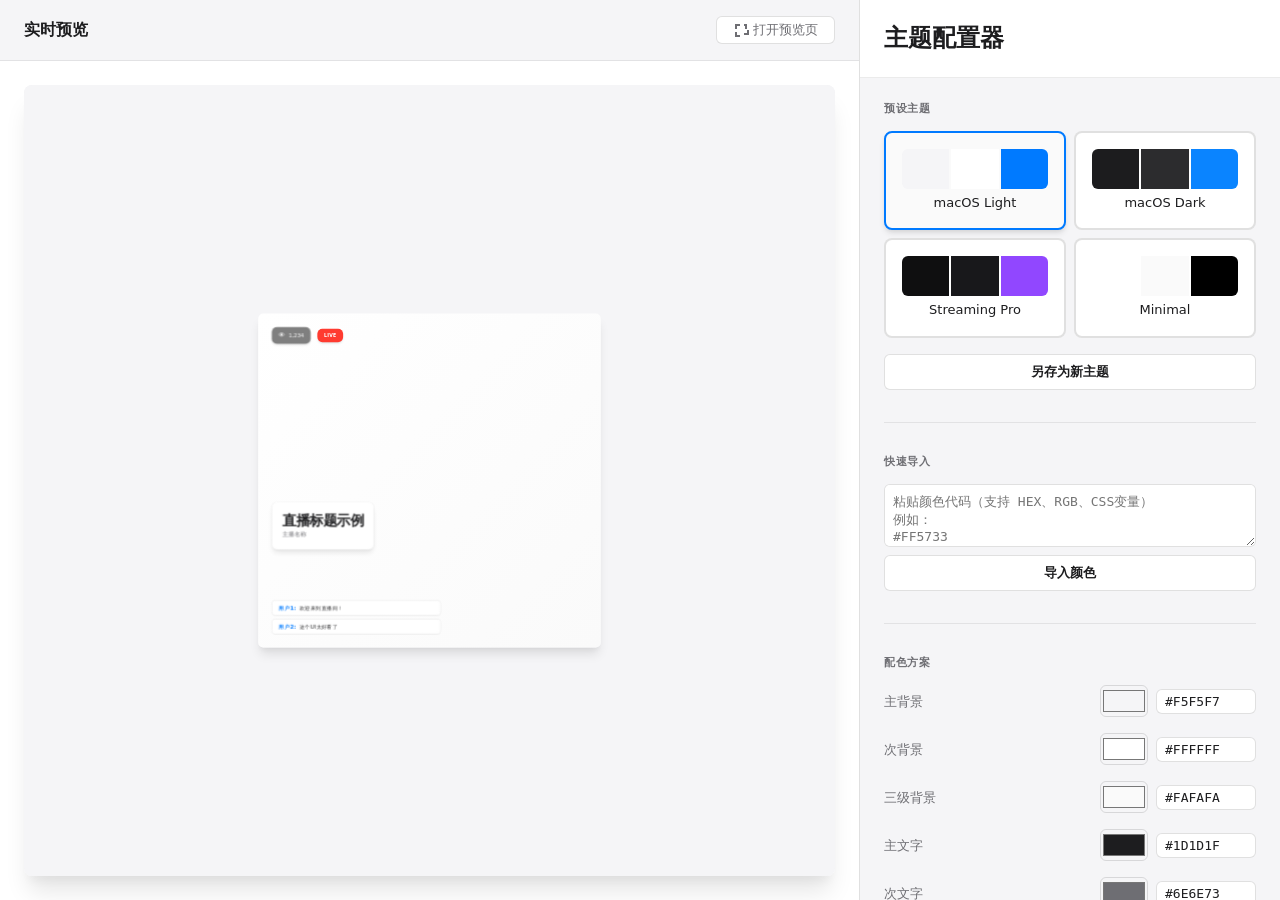
<file: index.html>
<!DOCTYPE html>
<html lang="zh-CN" data-theme="macos-light">
<head>
    <meta charset="UTF-8">
    <meta name="viewport" content="width=device-width, initial-scale=1.0">
    <title>直播UI配置器</title>
    <link rel="stylesheet" href="css/base.css">
    <link rel="stylesheet" href="css/editor.css">
</head>
<body>
    <div class="editor-container">
        <!-- 左侧预览区 -->
        <div class="preview-pane">
            <div class="preview-header">
                <h2>实时预览</h2>
                <button class="btn-open-preview" id="openPreview">
                    <svg width="16" height="16" viewBox="0 0 16 16" fill="currentColor">
                        <path d="M2 2h5v2H4v3H2V2zm9 0h3v5h-2V4h-1V2zM4 11v-1H2v5h5v-2H4v-2zm10-1v1h-3v2h5v-5h-2v2z"/>
                    </svg>
                    打开预览页
                </button>
            </div>
            <div class="preview-wrapper">
                <iframe id="previewFrame" src="preview.html"></iframe>
            </div>
        </div>

        <!-- 右侧配置区 -->
        <div class="config-pane">
            <div class="config-header">
                <h1>主题配置器</h1>
            </div>

            <div class="config-content">
                <!-- 主题选择器 -->
                <section class="config-section">
                    <h3>预设主题</h3>
                    <div class="theme-selector" id="themeSelector">
                        <!-- 动态生成主题选项 -->
                    </div>
                    <button class="btn-secondary" id="saveAsNew">另存为新主题</button>
                </section>

                <!-- 批量导入 -->
                <section class="config-section">
                    <h3>快速导入</h3>
                    <div class="import-group">
                        <textarea id="colorImport" placeholder="粘贴颜色代码（支持 HEX、RGB、CSS变量）&#10;例如：&#10;#FF5733&#10;rgb(255, 87, 51)&#10;--primary: #FF5733" rows="3"></textarea>
                        <button class="btn-secondary" id="importColors">导入颜色</button>
                    </div>
                </section>

                <!-- 颜色配置 -->
                <section class="config-section">
                    <h3>配色方案</h3>
                    <div class="color-grid" id="colorGrid">
                        <!-- 动态生成颜色配置项 -->
                    </div>
                </section>

                <!-- 字体配置 -->
                <section class="config-section">
                    <h3>字体设置</h3>
                    <div class="font-config">
                        <div class="config-item">
                            <label>字体族</label>
                            <select id="fontFamily">
                                <option value="system-ui, -apple-system, sans-serif">System (默认)</option>
                                <option value="'SF Pro Display', system-ui, sans-serif">SF Pro Display</option>
                                <option value="'Inter', sans-serif">Inter</option>
                                <option value="'Segoe UI', sans-serif">Segoe UI</option>
                                <option value="'PingFang SC', 'Microsoft YaHei', sans-serif">PingFang SC</option>
                            </select>
                        </div>
                        <div class="config-item">
                            <label>基础字号</label>
                            <input type="range" id="fontSize" min="12" max="20" value="14" step="1">
                            <span class="value-display" id="fontSizeValue">14px</span>
                        </div>
                        <div class="config-item">
                            <label>标题字重</label>
                            <select id="fontWeightHeading">
                                <option value="400">Regular (400)</option>
                                <option value="500">Medium (500)</option>
                                <option value="600" selected>Semibold (600)</option>
                                <option value="700">Bold (700)</option>
                            </select>
                        </div>
                        <div class="config-item">
                            <label>正文字重</label>
                            <select id="fontWeightBody">
                                <option value="300">Light (300)</option>
                                <option value="400" selected>Regular (400)</option>
                                <option value="500">Medium (500)</option>
                            </select>
                        </div>
                    </div>
                </section>

                <!-- 阴影配置 -->
                <section class="config-section">
                    <h3>阴影效果</h3>
                    <div class="shadow-config">
                        <div class="config-item">
                            <label>卡片阴影强度</label>
                            <input type="range" id="shadowStrength" min="0" max="100" value="50" step="10">
                            <span class="value-display" id="shadowStrengthValue">50%</span>
                        </div>
                        <div class="config-item">
                            <label>阴影模糊半径</label>
                            <input type="range" id="shadowBlur" min="0" max="40" value="20" step="5">
                            <span class="value-display" id="shadowBlurValue">20px</span>
                        </div>
                    </div>
                </section>

                <!-- 圆角配置 -->
                <section class="config-section">
                    <h3>圆角设置</h3>
                    <div class="radius-config">
                        <div class="config-item">
                            <label>小圆角</label>
                            <input type="range" id="radiusSmall" min="0" max="16" value="6" step="2">
                            <span class="value-display" id="radiusSmallValue">6px</span>
                        </div>
                        <div class="config-item">
                            <label>大圆角</label>
                            <input type="range" id="radiusLarge" min="0" max="24" value="12" step="2">
                            <span class="value-display" id="radiusLargeValue">12px</span>
                        </div>
                    </div>
                </section>

                <!-- 操作按钮 -->
                <div class="action-buttons">
                    <button class="btn-primary" id="applyTheme">应用到预览页</button>
                    <button class="btn-secondary" id="exportTheme">导出主题</button>
                    <button class="btn-secondary" id="resetTheme">重置</button>
                </div>
            </div>
        </div>
    </div>

    <script src="js/theme-loader.js"></script>
    <script src="js/theme-manager.js"></script>
    <script src="js/editor.js"></script>
</body>
</html>
</file>
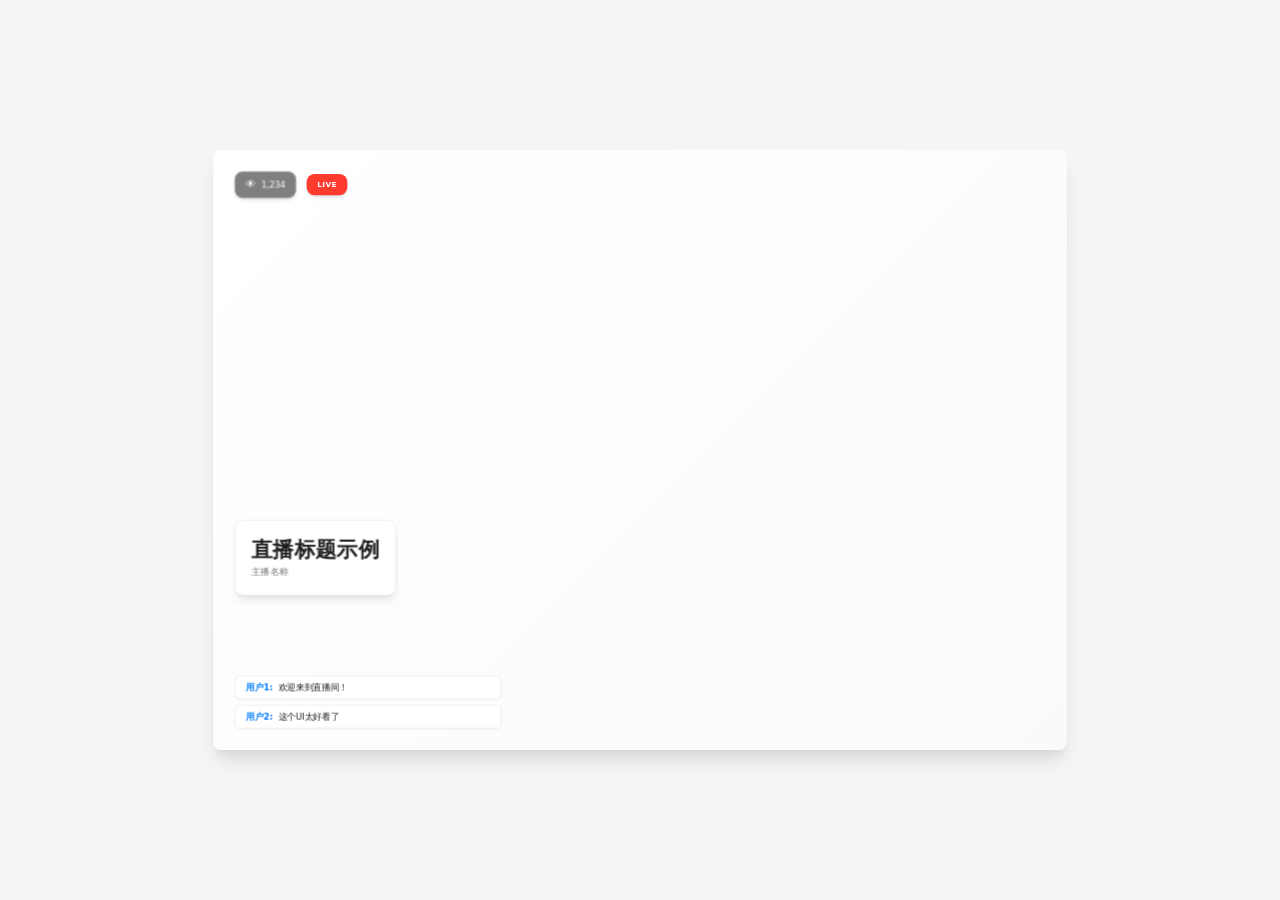
<file: preview.html>
<!DOCTYPE html>
<html lang="zh-CN" data-theme="macos-light">
<head>
    <meta charset="UTF-8">
    <meta name="viewport" content="width=device-width, initial-scale=1.0">
    <title>直播预览</title>
    <link rel="stylesheet" href="css/base.css">
    <link rel="stylesheet" href="css/preview.css">
</head>
<body>
    <div class="canvas-container">
        <div class="canvas" id="liveCanvas">
            <!-- 直播画面内容区域 -->
            <div class="stream-overlay">
                <div class="stream-info">
                    <div class="viewer-count">
                        <span class="icon">👁</span>
                        <span class="count">1,234</span>
                    </div>
                    <div class="live-badge">LIVE</div>
                </div>

                <div class="stream-title">
                    <h1>直播标题示例</h1>
                    <p class="streamer-name">主播名称</p>
                </div>

                <div class="chat-messages">
                    <div class="message">
                        <span class="username">用户1:</span>
                        <span class="text">欢迎来到直播间！</span>
                    </div>
                    <div class="message">
                        <span class="username">用户2:</span>
                        <span class="text">这个UI太好看了</span>
                    </div>
                </div>
            </div>
        </div>
    </div>

    <script src="js/theme-loader.js"></script>
    <script src="js/preview.js"></script>
</body>
</html>
</file>
<file: css/base.css>
/* ============================================
   CSS Variables - Theme System
   ============================================ */

:root {
    /* Spacing System (8px grid) */
    --space-xs: 4px;
    --space-sm: 8px;
    --space-md: 16px;
    --space-lg: 24px;
    --space-xl: 32px;
    --space-2xl: 48px;

    /* Border Radius */
    --radius-sm: 6px;
    --radius-md: 8px;
    --radius-lg: 12px;
    --radius-xl: 16px;

    /* Transitions */
    --transition-fast: 150ms cubic-bezier(0.4, 0, 0.2, 1);
    --transition-base: 250ms cubic-bezier(0.4, 0, 0.2, 1);
    --transition-slow: 350ms cubic-bezier(0.4, 0, 0.2, 1);

    /* Typography */
    --font-family: system-ui, -apple-system, BlinkMacSystemFont, 'Segoe UI', 'SF Pro Display', sans-serif;
    --font-size-xs: 11px;
    --font-size-sm: 13px;
    --font-size-base: 14px;
    --font-size-lg: 16px;
    --font-size-xl: 20px;
    --font-size-2xl: 24px;
    --font-size-3xl: 32px;

    --font-weight-regular: 400;
    --font-weight-medium: 500;
    --font-weight-semibold: 600;
    --font-weight-bold: 700;

    /* Shadows */
    --shadow-sm: 0 1px 2px 0 rgba(0, 0, 0, 0.05);
    --shadow-md: 0 4px 6px -1px rgba(0, 0, 0, 0.1), 0 2px 4px -1px rgba(0, 0, 0, 0.06);
    --shadow-lg: 0 10px 15px -3px rgba(0, 0, 0, 0.1), 0 4px 6px -2px rgba(0, 0, 0, 0.05);
    --shadow-xl: 0 20px 25px -5px rgba(0, 0, 0, 0.1), 0 10px 10px -5px rgba(0, 0, 0, 0.04);
}

/* ============================================
   Theme: macOS Light
   ============================================ */
[data-theme="macos-light"] {
    --bg-primary: #f5f5f7;
    --bg-secondary: #ffffff;
    --bg-tertiary: #fafafa;
    --bg-overlay: rgba(255, 255, 255, 0.85);

    --text-primary: #1d1d1f;
    --text-secondary: #6e6e73;
    --text-tertiary: #86868b;
    --text-inverse: #ffffff;

    --border-light: rgba(0, 0, 0, 0.08);
    --border-medium: rgba(0, 0, 0, 0.12);
    --border-strong: rgba(0, 0, 0, 0.18);

    --accent-primary: #007aff;
    --accent-primary-hover: #0051d5;
    --accent-secondary: #34c759;
    --accent-danger: #ff3b30;
    --accent-warning: #ff9500;

    --live-badge: #ff3b30;
    --viewer-bg: rgba(0, 0, 0, 0.5);

    --backdrop-blur: blur(20px);
}

/* ============================================
   Theme: macOS Dark
   ============================================ */
[data-theme="macos-dark"] {
    --bg-primary: #1c1c1e;
    --bg-secondary: #2c2c2e;
    --bg-tertiary: #3a3a3c;
    --bg-overlay: rgba(28, 28, 30, 0.85);

    --text-primary: #ffffff;
    --text-secondary: #a1a1a6;
    --text-tertiary: #8e8e93;
    --text-inverse: #1d1d1f;

    --border-light: rgba(255, 255, 255, 0.08);
    --border-medium: rgba(255, 255, 255, 0.12);
    --border-strong: rgba(255, 255, 255, 0.18);

    --accent-primary: #0a84ff;
    --accent-primary-hover: #409cff;
    --accent-secondary: #30d158;
    --accent-danger: #ff453a;
    --accent-warning: #ff9f0a;

    --live-badge: #ff453a;
    --viewer-bg: rgba(255, 255, 255, 0.15);

    --backdrop-blur: blur(20px);
}

/* ============================================
   Theme: Streaming Pro
   ============================================ */
[data-theme="streaming-pro"] {
    --bg-primary: #0f0f10;
    --bg-secondary: #18181b;
    --bg-tertiary: #1f1f23;
    --bg-overlay: rgba(15, 15, 16, 0.9);

    --text-primary: #efeff1;
    --text-secondary: #adadb8;
    --text-tertiary: #7d7d89;
    --text-inverse: #0f0f10;

    --border-light: rgba(255, 255, 255, 0.06);
    --border-medium: rgba(255, 255, 255, 0.1);
    --border-strong: rgba(255, 255, 255, 0.15);

    --accent-primary: #9147ff;
    --accent-primary-hover: #a970ff;
    --accent-secondary: #00f593;
    --accent-danger: #f13c5e;
    --accent-warning: #ffb800;

    --live-badge: #f13c5e;
    --viewer-bg: rgba(145, 71, 255, 0.15);

    --backdrop-blur: blur(16px);
}

/* ============================================
   Theme: Minimal
   ============================================ */
[data-theme="minimal"] {
    --bg-primary: #ffffff;
    --bg-secondary: #fafafa;
    --bg-tertiary: #f0f0f0;
    --bg-overlay: rgba(255, 255, 255, 0.95);

    --text-primary: #000000;
    --text-secondary: #666666;
    --text-tertiary: #999999;
    --text-inverse: #ffffff;

    --border-light: rgba(0, 0, 0, 0.06);
    --border-medium: rgba(0, 0, 0, 0.1);
    --border-strong: rgba(0, 0, 0, 0.15);

    --accent-primary: #000000;
    --accent-primary-hover: #333333;
    --accent-secondary: #666666;
    --accent-danger: #d32f2f;
    --accent-warning: #f57c00;

    --live-badge: #d32f2f;
    --viewer-bg: rgba(0, 0, 0, 0.6);

    --backdrop-blur: blur(10px);
}

/* ============================================
   Global Reset & Base Styles
   ============================================ */

*, *::before, *::after {
    box-sizing: border-box;
    margin: 0;
    padding: 0;
}

html {
    font-size: 16px;
    -webkit-font-smoothing: antialiased;
    -moz-osx-font-smoothing: grayscale;
}

body {
    font-family: var(--font-family);
    font-size: var(--font-size-base);
    font-weight: var(--font-weight-regular);
    line-height: 1.5;
    color: var(--text-primary);
    background-color: var(--bg-primary);
    transition: background-color var(--transition-base), color var(--transition-base);
}

h1, h2, h3, h4, h5, h6 {
    font-weight: var(--font-weight-semibold);
    line-height: 1.2;
}

button {
    font-family: inherit;
    cursor: pointer;
    border: none;
    outline: none;
    transition: all var(--transition-fast);
}

input, select, textarea {
    font-family: inherit;
    font-size: inherit;
    border: 1px solid var(--border-medium);
    border-radius: var(--radius-sm);
    outline: none;
    transition: border-color var(--transition-fast);
}

input:focus, select:focus, textarea:focus {
    border-color: var(--accent-primary);
}

/* ============================================
   Utility Classes
   ============================================ */

.text-primary { color: var(--text-primary); }
.text-secondary { color: var(--text-secondary); }
.text-tertiary { color: var(--text-tertiary); }

.bg-primary { background-color: var(--bg-primary); }
.bg-secondary { background-color: var(--bg-secondary); }
.bg-tertiary { background-color: var(--bg-tertiary); }
</file>
<file: css/editor.css>
/* ============================================
   Editor Layout - Split View
   ============================================ */

body {
    margin: 0;
    padding: 0;
    overflow: hidden;
    width: 100vw;
    height: 100vh;
}

.editor-container {
    display: flex;
    width: 100%;
    height: 100%;
    background-color: var(--bg-primary);
}

/* ============================================
   Preview Pane (Left)
   ============================================ */

.preview-pane {
    flex: 1;
    display: flex;
    flex-direction: column;
    background-color: var(--bg-secondary);
    border-right: 1px solid var(--border-medium);
    min-width: 600px;
}

.preview-header {
    display: flex;
    align-items: center;
    justify-content: space-between;
    padding: var(--space-md) var(--space-lg);
    background-color: var(--bg-primary);
    border-bottom: 1px solid var(--border-light);
}

.preview-header h2 {
    font-size: var(--font-size-lg);
    font-weight: var(--font-weight-semibold);
    color: var(--text-primary);
}

.btn-open-preview {
    display: flex;
    align-items: center;
    gap: var(--space-xs);
    padding: var(--space-xs) var(--space-md);
    background-color: var(--bg-secondary);
    color: var(--text-secondary);
    border: 1px solid var(--border-medium);
    border-radius: var(--radius-sm);
    font-size: var(--font-size-sm);
    font-weight: var(--font-weight-medium);
}

.btn-open-preview:hover {
    background-color: var(--bg-tertiary);
    border-color: var(--border-strong);
    color: var(--text-primary);
}

.preview-wrapper {
    flex: 1;
    padding: var(--space-lg);
    display: flex;
    align-items: center;
    justify-content: center;
    overflow: auto;
}

.preview-wrapper iframe {
    width: 100%;
    height: 100%;
    border: none;
    border-radius: var(--radius-md);
    box-shadow: var(--shadow-xl);
}

/* ============================================
   Config Pane (Right)
   ============================================ */

.config-pane {
    width: 420px;
    display: flex;
    flex-direction: column;
    background-color: var(--bg-primary);
    overflow: hidden;
}

.config-header {
    padding: var(--space-lg);
    border-bottom: 1px solid var(--border-light);
    background-color: var(--bg-secondary);
}

.config-header h1 {
    font-size: var(--font-size-2xl);
    font-weight: var(--font-weight-semibold);
    color: var(--text-primary);
}

.config-content {
    flex: 1;
    overflow-y: auto;
    padding: var(--space-lg);
}

/* Custom Scrollbar */
.config-content::-webkit-scrollbar {
    width: 8px;
}

.config-content::-webkit-scrollbar-track {
    background: var(--bg-primary);
}

.config-content::-webkit-scrollbar-thumb {
    background: var(--border-medium);
    border-radius: 4px;
}

.config-content::-webkit-scrollbar-thumb:hover {
    background: var(--border-strong);
}

/* ============================================
   Config Sections
   ============================================ */

.config-section {
    margin-bottom: var(--space-xl);
    padding-bottom: var(--space-xl);
    border-bottom: 1px solid var(--border-light);
}

.config-section:last-child {
    border-bottom: none;
}

.config-section h3 {
    font-size: var(--font-size-base);
    font-weight: var(--font-weight-semibold);
    color: var(--text-primary);
    margin-bottom: var(--space-md);
    text-transform: uppercase;
    letter-spacing: 0.05em;
    font-size: var(--font-size-xs);
    color: var(--text-secondary);
}

/* ============================================
   Theme Selector
   ============================================ */

.theme-selector {
    display: grid;
    grid-template-columns: 1fr 1fr;
    gap: var(--space-sm);
    margin-bottom: var(--space-md);
}

.theme-option {
    padding: var(--space-md);
    border: 2px solid var(--border-medium);
    border-radius: var(--radius-md);
    background-color: var(--bg-secondary);
    cursor: pointer;
    transition: all var(--transition-fast);
    text-align: center;
}

.theme-option:hover {
    border-color: var(--border-strong);
    transform: translateY(-2px);
    box-shadow: var(--shadow-md);
}

.theme-option.active {
    border-color: var(--accent-primary);
    background-color: var(--bg-tertiary);
    box-shadow: var(--shadow-md);
}

.theme-option .theme-preview {
    width: 100%;
    height: 40px;
    border-radius: var(--radius-sm);
    margin-bottom: var(--space-xs);
    display: flex;
    gap: 2px;
    overflow: hidden;
}

.theme-preview span {
    flex: 1;
}

.theme-option .theme-name {
    font-size: var(--font-size-sm);
    font-weight: var(--font-weight-medium);
    color: var(--text-primary);
}

/* ============================================
   Import Group
   ============================================ */

.import-group {
    display: flex;
    flex-direction: column;
    gap: var(--space-sm);
}

.import-group textarea {
    width: 100%;
    padding: var(--space-sm);
    background-color: var(--bg-secondary);
    color: var(--text-primary);
    border: 1px solid var(--border-medium);
    border-radius: var(--radius-sm);
    font-family: 'SF Mono', 'Monaco', 'Consolas', monospace;
    font-size: var(--font-size-sm);
    resize: vertical;
}

/* ============================================
   Color Grid
   ============================================ */

.color-grid {
    display: flex;
    flex-direction: column;
    gap: var(--space-md);
}

.color-item {
    display: flex;
    align-items: center;
    gap: var(--space-sm);
}

.color-item label {
    flex: 1;
    font-size: var(--font-size-sm);
    color: var(--text-secondary);
    font-weight: var(--font-weight-medium);
}

.color-item input[type="color"] {
    width: 48px;
    height: 32px;
    border: 1px solid var(--border-medium);
    border-radius: var(--radius-sm);
    cursor: pointer;
    background: none;
}

.color-item input[type="text"] {
    width: 100px;
    padding: var(--space-xs) var(--space-sm);
    background-color: var(--bg-secondary);
    color: var(--text-primary);
    font-size: var(--font-size-sm);
    font-family: 'SF Mono', 'Monaco', 'Consolas', monospace;
    text-transform: uppercase;
}

/* ============================================
   Font & Other Config Items
   ============================================ */

.font-config,
.shadow-config,
.radius-config {
    display: flex;
    flex-direction: column;
    gap: var(--space-md);
}

.config-item {
    display: flex;
    flex-direction: column;
    gap: var(--space-xs);
}

.config-item label {
    font-size: var(--font-size-sm);
    color: var(--text-secondary);
    font-weight: var(--font-weight-medium);
}

.config-item select {
    width: 100%;
    padding: var(--space-sm) var(--space-md);
    background-color: var(--bg-secondary);
    color: var(--text-primary);
    border: 1px solid var(--border-medium);
    border-radius: var(--radius-sm);
    font-size: var(--font-size-sm);
}

.config-item input[type="range"] {
    width: 100%;
    height: 4px;
    background: var(--border-medium);
    border: none;
    border-radius: 2px;
    outline: none;
    -webkit-appearance: none;
}

.config-item input[type="range"]::-webkit-slider-thumb {
    -webkit-appearance: none;
    appearance: none;
    width: 16px;
    height: 16px;
    background: var(--accent-primary);
    border-radius: 50%;
    cursor: pointer;
    transition: all var(--transition-fast);
}

.config-item input[type="range"]::-webkit-slider-thumb:hover {
    background: var(--accent-primary-hover);
    transform: scale(1.1);
}

.config-item input[type="range"]::-moz-range-thumb {
    width: 16px;
    height: 16px;
    background: var(--accent-primary);
    border-radius: 50%;
    cursor: pointer;
    border: none;
}

.value-display {
    font-size: var(--font-size-xs);
    color: var(--text-tertiary);
    font-weight: var(--font-weight-medium);
    font-variant-numeric: tabular-nums;
}

/* ============================================
   Buttons
   ============================================ */

.btn-primary,
.btn-secondary {
    width: 100%;
    padding: var(--space-sm) var(--space-md);
    border-radius: var(--radius-sm);
    font-size: var(--font-size-sm);
    font-weight: var(--font-weight-semibold);
    transition: all var(--transition-fast);
}

.btn-primary {
    background-color: var(--accent-primary);
    color: var(--text-inverse);
    box-shadow: var(--shadow-sm);
}

.btn-primary:hover {
    background-color: var(--accent-primary-hover);
    box-shadow: var(--shadow-md);
    transform: translateY(-1px);
}

.btn-primary:active {
    transform: translateY(0);
}

.btn-secondary {
    background-color: var(--bg-secondary);
    color: var(--text-primary);
    border: 1px solid var(--border-medium);
}

.btn-secondary:hover {
    background-color: var(--bg-tertiary);
    border-color: var(--border-strong);
}

/* ============================================
   Action Buttons
   ============================================ */

.action-buttons {
    display: flex;
    flex-direction: column;
    gap: var(--space-sm);
    margin-top: var(--space-xl);
    padding-top: var(--space-xl);
    border-top: 1px solid var(--border-light);
}
</file>
<file: css/preview.css>
/* ============================================
   Preview Page - Full Canvas with Scaling
   ============================================ */

body {
    margin: 0;
    padding: 0;
    overflow: hidden;
    width: 100vw;
    height: 100vh;
}

.canvas-container {
    width: 100%;
    height: 100%;
    display: flex;
    align-items: center;
    justify-content: center;
    background-color: var(--bg-primary);
}

.canvas {
    width: 1920px;
    height: 1080px;
    background: linear-gradient(135deg, var(--bg-secondary) 0%, var(--bg-tertiary) 100%);
    position: relative;
    transform-origin: center center;
    box-shadow: var(--shadow-xl);
    border-radius: var(--radius-lg);
    overflow: hidden;
}

/* ============================================
   Stream Overlay Layout
   ============================================ */

.stream-overlay {
    width: 100%;
    height: 100%;
    padding: var(--space-xl);
    display: flex;
    flex-direction: column;
    position: relative;
}

/* Top Info Bar */
.stream-info {
    display: flex;
    gap: var(--space-md);
    align-items: center;
    align-self: flex-start;
}

.viewer-count {
    display: flex;
    align-items: center;
    gap: var(--space-sm);
    padding: var(--space-sm) var(--space-md);
    background: var(--viewer-bg);
    backdrop-filter: var(--backdrop-blur);
    -webkit-backdrop-filter: var(--backdrop-blur);
    border-radius: var(--radius-lg);
    color: var(--text-inverse);
    font-size: var(--font-size-sm);
    font-weight: var(--font-weight-medium);
    box-shadow: var(--shadow-md);
}

.viewer-count .icon {
    font-size: var(--font-size-lg);
}

.viewer-count .count {
    font-variant-numeric: tabular-nums;
    letter-spacing: -0.02em;
}

.live-badge {
    padding: var(--space-sm) var(--space-md);
    background: var(--live-badge);
    color: var(--text-inverse);
    border-radius: var(--radius-lg);
    font-size: var(--font-size-xs);
    font-weight: var(--font-weight-bold);
    letter-spacing: 0.05em;
    text-transform: uppercase;
    box-shadow: var(--shadow-md);
    animation: pulse 2s ease-in-out infinite;
}

@keyframes pulse {
    0%, 100% {
        opacity: 1;
    }
    50% {
        opacity: 0.8;
    }
}

/* Stream Title */
.stream-title {
    position: absolute;
    bottom: calc(var(--space-xl) + 200px);
    left: var(--space-xl);
    max-width: 60%;
    padding: var(--space-lg);
    background: var(--bg-overlay);
    backdrop-filter: var(--backdrop-blur);
    -webkit-backdrop-filter: var(--backdrop-blur);
    border-radius: var(--radius-lg);
    box-shadow: var(--shadow-lg);
    border: 1px solid var(--border-light);
}

.stream-title h1 {
    font-size: var(--font-size-3xl);
    font-weight: var(--font-weight-semibold);
    color: var(--text-primary);
    margin-bottom: var(--space-xs);
    line-height: 1.2;
}

.stream-title .streamer-name {
    font-size: var(--font-size-base);
    color: var(--text-secondary);
    font-weight: var(--font-weight-medium);
}

/* Chat Messages */
.chat-messages {
    position: absolute;
    bottom: var(--space-xl);
    left: var(--space-xl);
    width: 400px;
    display: flex;
    flex-direction: column;
    gap: var(--space-sm);
}

.message {
    padding: var(--space-sm) var(--space-md);
    background: var(--bg-overlay);
    backdrop-filter: var(--backdrop-blur);
    -webkit-backdrop-filter: var(--backdrop-blur);
    border-radius: var(--radius-md);
    font-size: var(--font-size-sm);
    line-height: 1.4;
    box-shadow: var(--shadow-sm);
    border: 1px solid var(--border-light);
    animation: slideIn 0.3s ease-out;
}

@keyframes slideIn {
    from {
        opacity: 0;
        transform: translateY(10px);
    }
    to {
        opacity: 1;
        transform: translateY(0);
    }
}

.message .username {
    font-weight: var(--font-weight-semibold);
    color: var(--accent-primary);
    margin-right: var(--space-xs);
}

.message .text {
    color: var(--text-primary);
}

/* ============================================
   Responsive Scaling
   ============================================ */

@media (max-width: 1920px) {
    .canvas {
        width: 100vw;
        height: 56.25vw; /* 16:9 aspect ratio */
        max-height: 100vh;
        max-width: 177.78vh; /* 16:9 aspect ratio */
    }
}

@media (max-height: 1080px) {
    .canvas {
        height: 100vh;
        width: 177.78vh; /* 16:9 aspect ratio */
    }
}
</file>
